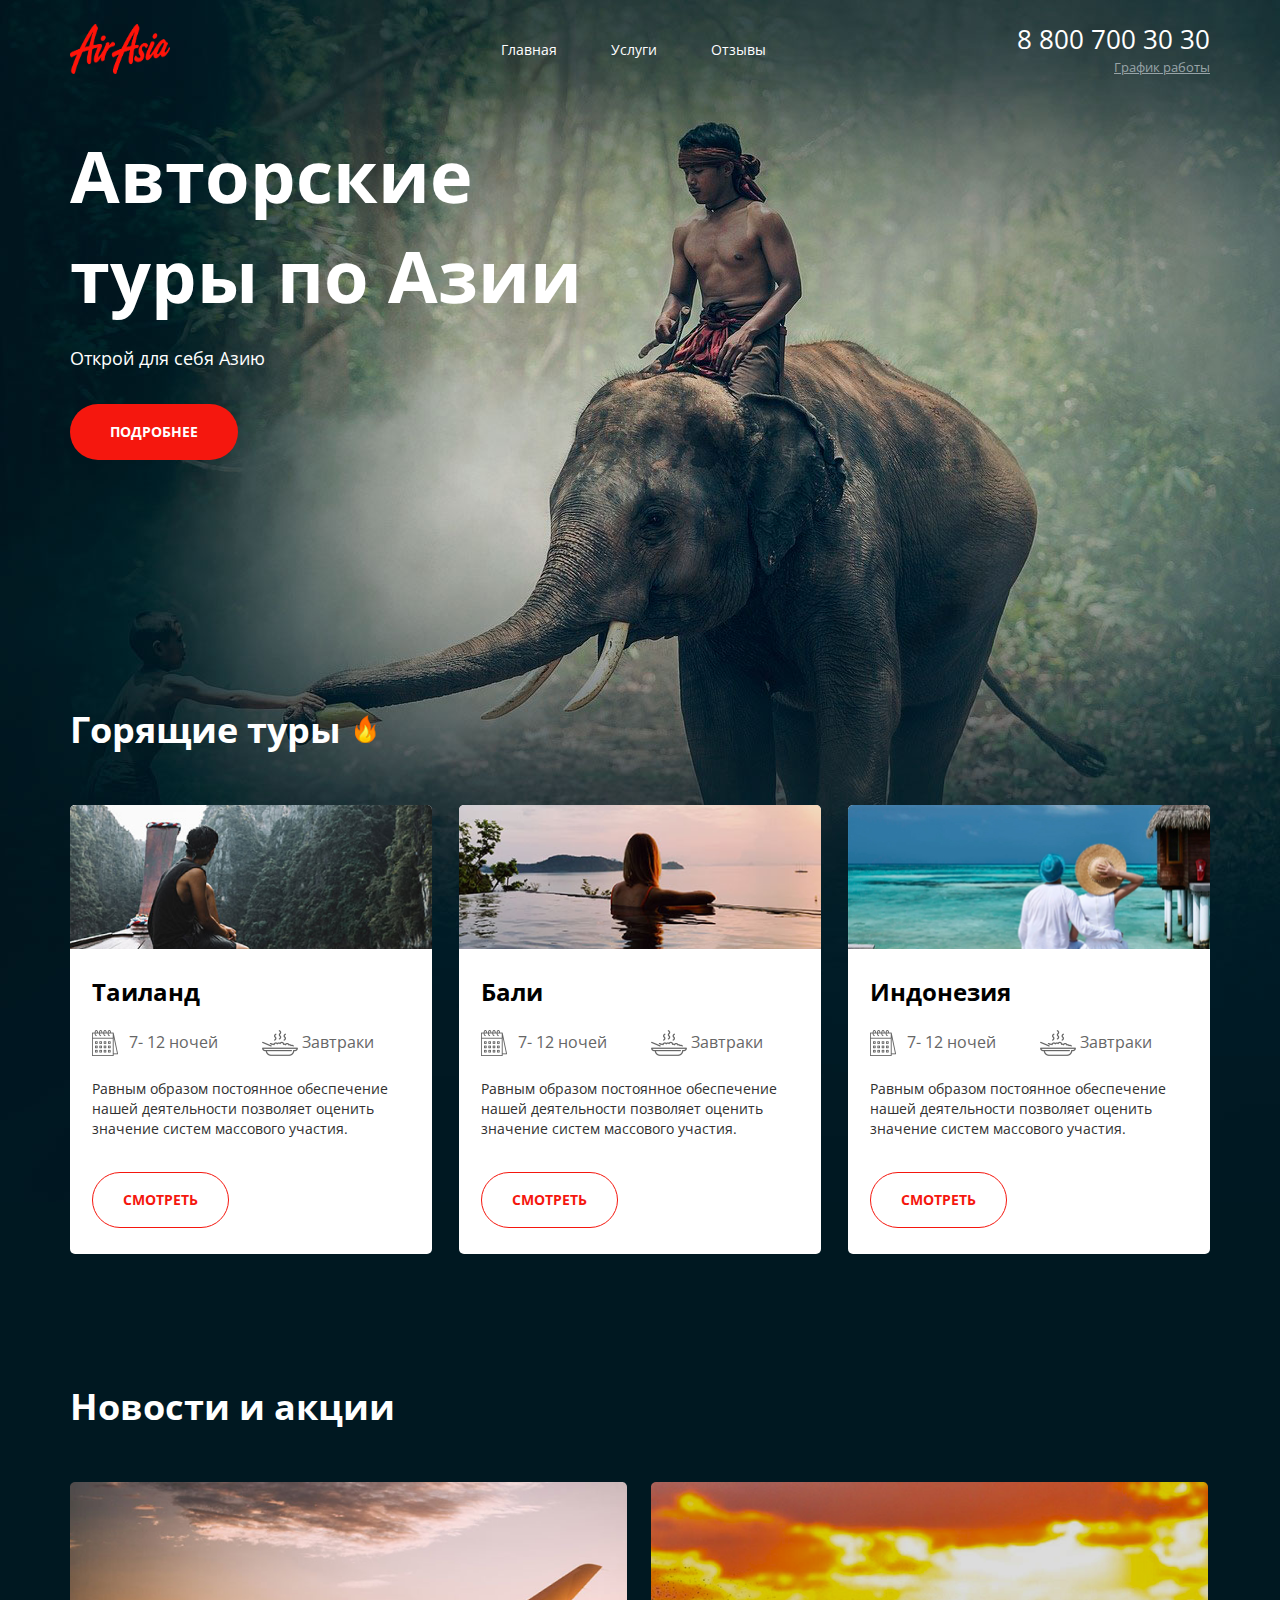
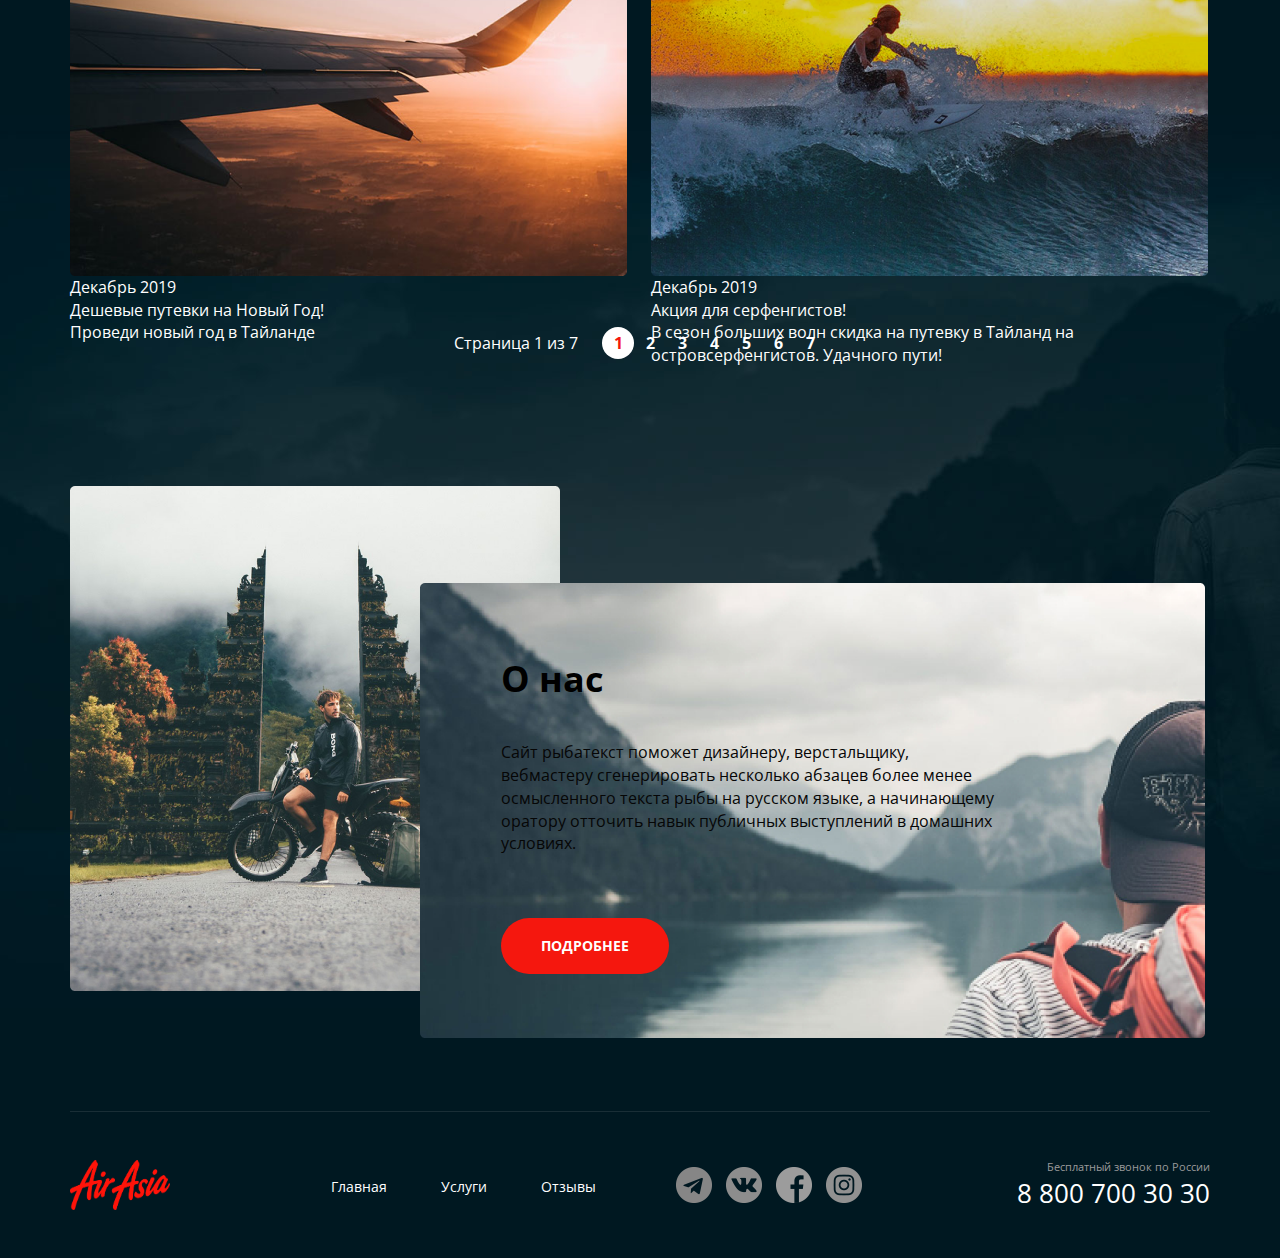
<file: Tour/inner/index.html>
<!DOCTYPE html>
<html lang="en">
    <head>
        <meta charset="UTF-8">
        <link href="https://fonts.googleapis.com/css2?family=Open+Sans:wght@400;700&display=swap" rel="stylesheet">
        <link rel="stylesheet" href="./main.css">
    </head>
    <body>
        <div class="wrapper main-page-wrapper">
            <section class = "hero">
                <div class="container">
                    <header class="header">
                        <a href="/" class="logo">
                            <img src="../logos/logo.png" alt="Air Asia logo" class="logo__img" width="100" height="50">
                        </a>
                        <nav class="menu">
                            <ul class="menu__list">
                                <li class="menu__item"><a href="./index.html" class="menu__link">Главная</a></li>
                                <li class="menu__item"><a href="./page2.html" class="menu__link">Услуги</a></li>
                                <li class="menu__item"><a href="#" class="menu__link">Отзывы</a></li>
                            </ul>
                        </nav>
                        <address class="contacts">
                            <a href="tel:+78007003030" class="contacts__phone">8 800 700 30 30</a>
                            <div class="contacts__dropdown-title">График работы</div>
                        </address>
                    </header>
                    <div class="hero__content">
                        <div class="hero__text-section">
                            <h1 class="hero__title">Авторские туры по Азии</h1>
                            <h4 class="hero__subtitle">Открой для себя Азию</h4>
                            <a href="#" class="btn">Подробнее</a>
                        </div>
                    </div>
                </div>
            </section>
            <section class="section">
                <div class="container">
                    <h2 class="section__title">Горящие туры</h2>
                    <img src = "../logos/flame.png" alt = "FIRE!!!" class="flame_img">
                    <ul class="offers">
                        <li class="offers__item">
                            <div class="offers__header">
                                <img src = "../img/river.png" alt="River" class="river_img">
                            </div>
                            <div class="offers__content">
                                <h3 class="offers__title">Таиланд</h3>
                                <div class="offers__included">
                                    <div class="offers__included-desc">
                                        <img src = "../logos/calendar.png" alt = "Calendar" class="offers__included-data">
                                        <div class="offers__included-data">7- 12 ночей</div>
                                    </div>
                                    <div class="offers__included-desc">
                                        <img src = "../logos/meal.png" alt = "Meal" class="offers__included-meal">
                                        <div class="offers__included-meal">Завтраки</div>
                                    </div>
                                </div>
                                <div class="offers__desc">Равным образом постоянное обеспечение нашей деятельности позволяет оценить значение систем массового участия.</div>
                                <a href="#" class="btn btn--background--white">Смотреть</a>
                            </div>
                        </li>
                        <li class="offers__item">
                            <div class="offers__header">
                                <img src = "../img/pool.png" alt="Pool" class="pool_img">
                            </div>
                            <div class="offers__content">
                                <h3 class="offers__title">Бали</h3>
                                <div class="offers__included">
                                    <div class="offers__included-desc">
                                        <img src = "../logos/calendar.png" alt = "Calendar" class="offers__included-data">
                                        <div class="offers__included-data">7- 12 ночей</div>
                                    </div>
                                    <div class="offers__included-desc">
                                        <img src = "../logos/meal.png" alt = "Meal" class="offers__included-meal">
                                        <div class="offers__included-meal">Завтраки</div>
                                    </div>
                                </div>
                                <div class="offers__desc">Равным образом постоянное обеспечение нашей деятельности позволяет оценить значение систем массового участия.</div>
                                <a href="#" class="btn btn--background--white">Смотреть</a>
                            </div>
                        </li>
                        <li class="offers__item">
                            <div class="offers__header">
                                <img src = "../img/ocean.png" alt="Ocean" class="ocean_img">
                            </div>
                            <div class="offers__content">
                                <h3 class="offers__title">Индонезия</h3>
                                <div class="offers__included">
                                    <div class="offers__included-desc">
                                        <img src = "../logos/calendar.png" alt = "Calendar" class="offers__included-data">
                                        <div class="offers__included-data">7- 12 ночей</div>
                                    </div>
                                    <div class="offers__included-desc">
                                        <img src = "../logos/meal.png" alt = "Meal" class="offers__included-meal">
                                        <div class="offers__included-meal">Завтраки</div>
                                    </div>
                                </div>
                                <div class="offers__desc">Равным образом постоянное обеспечение нашей деятельности позволяет оценить значение систем массового участия.</div>
                                <a href="#" class="btn btn--background--white">Смотреть</a>
                            </div>
                        </li>
                    </ul>
                </div>
            </section>
            <div class="section">
                <div class="container">
                    <h2 class="section__title">Новости и акции</h2>
                    <ul class="news">
                        <li class="news__item">
                            <img src="../img/plain.png" alt="plain" class="news__img">
                            <div class="news__text-content">
                                <div class="news__date">Декабрь 2019</div>
                                <div class="news__title">Дешевые путевки на Новый Год!</div>
                                <div class="news__desc">Проведи новый год в Тайланде</div>
                            </div>
                        </li>
                        <li class="news__item">
                            <img src="../img/Surfer.png" alt="Surfe" class="news__img">
                            <div class="news__text-content">
                                <time class="news__date">Декабрь 2019</time>
                                <div class="news__title">Акция для серфенгистов!</div>
                                <div class="news__desc">В сезон больших волн скидка на путевку в Тайланд на островсерфенгистов. Удачного пути!</div>
                            </div>
                        </li>
                    </ul>
                    <div class="pager">
                        <div class="pager__display">Страница 1 из 7</div>
                        <ul class="pager__list">
                            <li class="pager__item pager__item--active"><a href="#" class="pager__link">1</a></li>
                            <li class="pager__item"><a href="#" class="pager__link">2</a></li>
                            <li class="pager__item"><a href="#" class="pager__link">3</a></li>
                            <li class="pager__item"><a href="#" class="pager__link">4</a></li>
                            <li class="pager__item"><a href="#" class="pager__link">5</a></li>
                            <li class="pager__item"><a href="#" class="pager__link">6</a></li>
                            <li class="pager__item"><a href="#" class="pager__link">7</a></li>
                        </ul>
                    </div>
                </div>
            </div>
            <section class="section section-down">
                <div class="container">
                    <div class="about">
                        <div class="about__desc">
                            <h2 class="about__title">О нас</h2>
                            <div class="about__desc-text">
                                <p>
                                    Сайт рыбатекст поможет дизайнеру, верстальщику, вебмастеру сгенерировать несколько абзацев более менее осмысленного текста рыбы на русском языке, а начинающему оратору отточить навык публичных выступлений в домашних условиях. 
                                </p>
                            </div>
                            <a href="#" class="btn">Подробнее</a>
                        </div>
                    </div>
                </div>
            </section>
            <footer class="footer-container">
                <div class="container footer-container__content">
                    <div class="footer">
                        <a href="/" class="logo logo-down">
                            <img src="../logos/logo.png" alt="Air Asia logo" class="logo__img"  width="100" height="50">
                        </a>
                        <nav class="menu menu-down">
                            <ul class="menu__list">
                                <li class="menu__item"><a href="./index.html" class="menu__link">Главная</a></li>
                                <li class="menu__item"><a href="./page2.html" class="menu__link">Услуги</a></li>
                                <li class="menu__item"><a href="#" class="menu__link">Отзывы</a></li>
                            </ul>
                        </nav>
                        <ul class="socials">
                            <li class="socials__item socials__item--icon--telega">
                                <a href="" class="socials__link"></a>
                            </li>
                            <li class="socials__item socials__item--icon--vk">
                                <a href="" class="socials__link"></a>
                            </li>
                            <li class="socials__item socials__item--icon--facebook">
                                <a href="" class="socials__link"></a>
                            </li>
                            <li class="socials__item socials__item--icon--insta">
                                <a href="" class="socials__link"></a>
                            </li>
                        </ul>
                        <address class="contacts contacts-down">
                            <div class="contacts__desc">Бесплатный звонок по России</div>
                            <a href="tel:+78007003030" class="contacts__phone">8 800 700 30 30</a>
                        </address>
                    </div>
                </div>
            </footer>
        </div>
    </body>
</html>
</file>
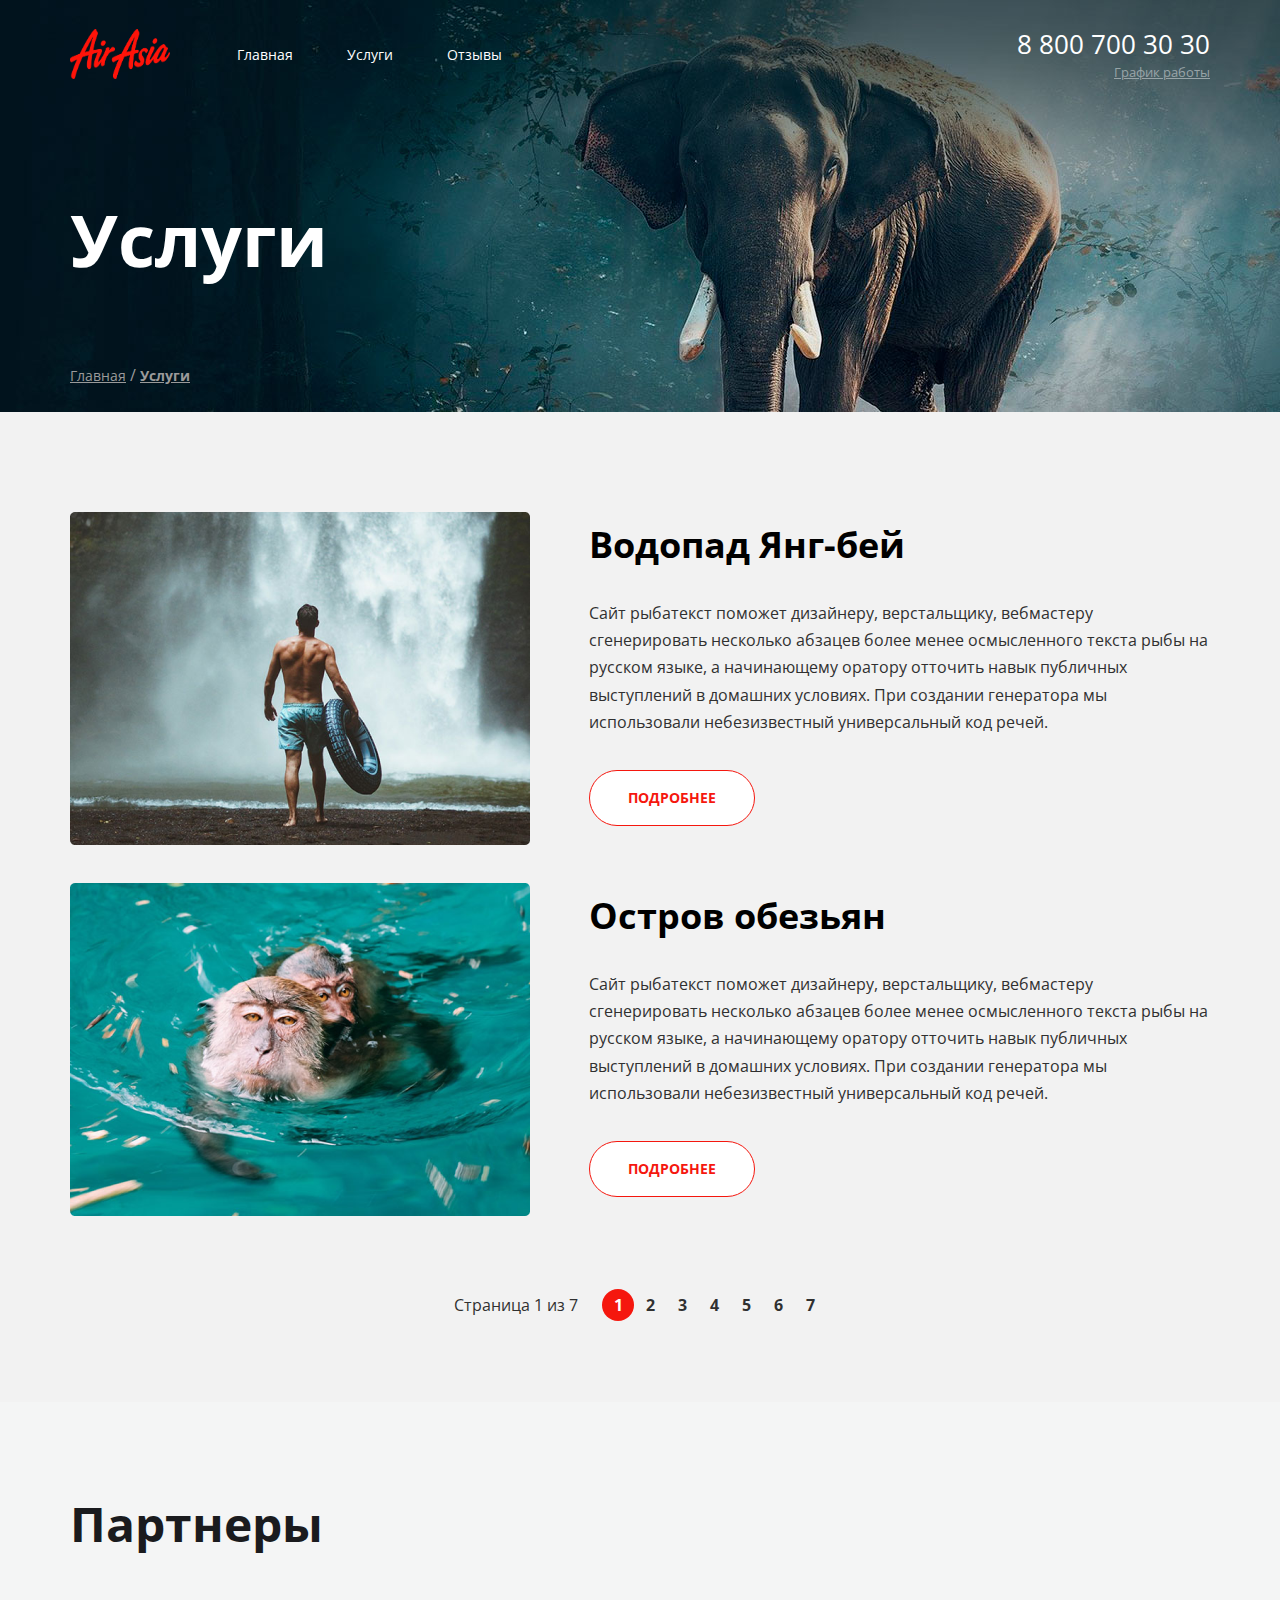
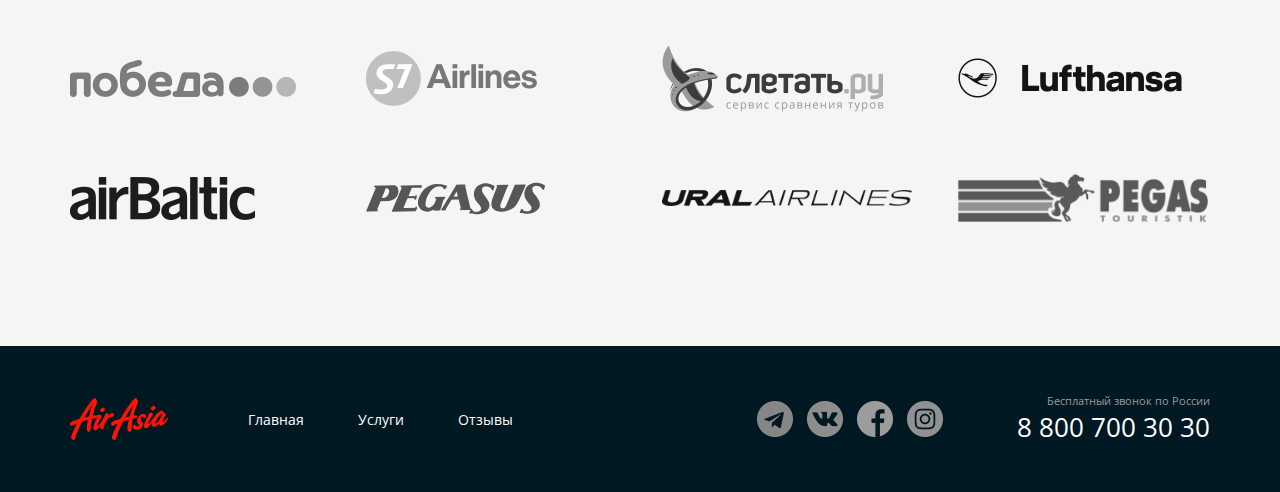
<file: Tour/inner/page2.html>
<!DOCTYPE html>
<html lang="en">
    <head>
        <meta charset="UTF-8">
        <meta content="width=1200">
        <link href="https://fonts.googleapis.com/css2?family=Open+Sans:wght@400;700&display=swap" rel="stylesheet">
        <link rel="stylesheet" href="./main.css">
        <title>Услуги</title>
    </head>
    <body>
        <div class="wrapper">
            <section class="top-line">
                <div class="container top-line__container">
                    <header class="header top-line__header">
                        <div class="header__col">
                            <a href="/" class="logo logo-top-line">
                                <img src="../logos/logo.png" alt="Air Asia logo" class="logo__img logo__img-service"   width="100" height="50">
                            </a>
                            <nav class="menu">
                                <ul class="menu__list">
                                    <li class="menu__item"><a href="./index.html" class="menu__link">Главная</a></li>
                                    <li class="menu__item"><a href="./page2.html" class="menu__link">Услуги</a></li>
                                    <li class="menu__item"><a href="#" class="menu__link">Отзывы</a></li>
                                </ul>
                            </nav>
                        </div>
                        <div class="header__col header__col--align--right">
                            <address class="contacts">
                                <a href="tel:+78007003030" class="contacts__phone">8 800 700 30 30</a>
                                <div class="contacts__dropdown-title">График работы</div>
                            </address>
                        </div>
                    </header>
                    <h1 class="page__title">Услуги</h1>
                    <nav class="breadcrumbs">
                        <ul class="breadcrumbs__list">
                            <li class="breadcrumbs__item">
                                <a href="./index.html" class="breadcrumbs__link">Главная</a>
                            </li>
                            <li class="breadcrumbs__item breadcrumbs__item--active">
                                <a href="./index.html" class="breadcrumbs__link">Услуги</a>
                            </li>
                        </ul>
                    </nav>
                </div>
            </section>
            <main class="page-content">
                <div class="container">
                    <ul class="services">
                        <li class="services__item service">
                            <div class="service__img">
                                <img src="../img/waterfall.png" class="service__img-elem" alt = "waterfall">
                            </div>
                            <div class="service__content">
                                <h2 class="service__title">Водопад Янг-бей</h2>
                                <div class="service__desc">
                                    <p>Сайт рыбатекст поможет дизайнеру, верстальщику, вебмастеру сгенерировать несколько абзацев более менее осмысленного текста рыбы на русском языке, а начинающему оратору отточить навык публичных выступлений в домашних условиях. При создании генератора мы использовали небезизвестный универсальный код речей. </p>
                                </div>
                                <a href="#" class="btn btn--background--white service-btn">Подробнее</a>
                            </div>
                        </li>
                        <li class="services__item service">
                            <div class="service__img">
                                <img src="../img/monkeys.png" class="service__img-elem" alt = "monkeys">
                            </div>
                            <div class="service__content">
                                <h2 class="service__title">Остров обезьян</h2>
                                <div class="service__desc">
                                    <p>Сайт рыбатекст поможет дизайнеру, верстальщику, вебмастеру сгенерировать несколько абзацев более менее осмысленного текста рыбы на русском языке, а начинающему оратору отточить навык публичных выступлений в домашних условиях. При создании генератора мы использовали небезизвестный универсальный код речей. </p>
                                </div>
                                <a href="#" class="btn btn--background--white service-btn">Подробнее</a>
                            </div>
                        </li>
                    </ul>
                    <div class="pager pager--theme--light">
                        <div class="pager__display">Страница 1 из 7</div>
                        <ul class="pager__list">
                            <li class="pager__item pager__item--active"><a href="#" class="pager__link">1</a></li>
                            <li class="pager__item"><a href="#" class="pager__link">2</a></li>
                            <li class="pager__item"><a href="#" class="pager__link">3</a></li>
                            <li class="pager__item"><a href="#" class="pager__link">4</a></li>
                            <li class="pager__item"><a href="#" class="pager__link">5</a></li>
                            <li class="pager__item"><a href="#" class="pager__link">6</a></li>
                            <li class="pager__item"><a href="#" class="pager__link">7</a></li>
                        </ul>
                    </div>
                </div>
            </main>
            <section class="inner-section inner-section--bg--grey">
                <div class="container">
                    <h2 class="inner-section__title">Партнеры</h2>
                    <ul class="partners">
                        <li class="partners__item">
                            <a href="#" class="partners__link">
                                <img src="../logos/pobeda.png" alt="pobeda">
                            </a>
                        </li>
                        <li class="partners__item">
                            <a href="#" class="partners__link">
                                <img src="../logos/s7.png" alt="s7">
                            </a>
                        </li>
                        <li class="partners__item">
                            <a href="#" class="partners__link">
                                <img src="../logos/lets-fly.png" alt="lets-fly">
                            </a>
                        </li>
                        <li class="partners__item">
                            <a href="#" class="partners__link">
                                <img src="../logos/lufthansa.png" alt="lufthansa">
                            </a>
                        </li>
                        <li class="partners__item">
                            <a href="#" class="partners__link">
                                <img src="../logos/airbaltic.png" alt="airbaltic">
                            </a>
                        </li>
                        <li class="partners__item">
                            <a href="#" class="partners__link">
                                <img src="../logos/pegasus.png" alt="pegasus">
                            </a>
                        </li>
                        <li class="partners__item">
                            <a href="#" class="partners__link">
                                <img src="../logos/ural.png" alt="ural">
                            </a>
                        </li>
                        <li class="partners__item">
                            <a href="#" class="partners__link">
                                <img src="../logos/pegas.png" alt="pegas">
                            </a>
                        </li>
                    </ul>
                </div>
            </section>
            <footer class="inner-footer">
                <div class="container">
                    <div class="footer">
                        <div class="footer__col">
                            <a href="/" class="logo logo-down">
                                <img src="../logos/logo.png" alt="Air Asia logo" class="logo__img logo_img-service ">
                            </a>
                            <nav class="menu menu-down">
                                <ul class="menu__list">
                                    <li class="menu__item"><a href="./index.html" class="menu__link">Главная</a></li>
                                    <li class="menu__item"><a href="./page2.html" class="menu__link">Услуги</a></li>
                                    <li class="menu__item"><a href="#" class="menu__link">Отзывы</a></li>
                                </ul>
                            </nav>
                        </div>
                        <div class="footer__col footer__col--align--right">
                            <ul class="socials">
                                <li class="socials__item socials__item--icon--telega">
                                    <a href="" class="socials__link"></a>
                                </li>
                                <li class="socials__item socials__item--icon--vk">
                                    <a href="" class="socials__link"></a>
                                </li>
                                <li class="socials__item socials__item--icon--facebook">
                                    <a href="" class="socials__link"></a>
                                </li>
                                <li class="socials__item socials__item--icon--insta">
                                    <a href="" class="socials__link"></a>
                                </li>
                            </ul>
                            <address class="contacts contacts-down">
                                <div class="contacts__desc">Бесплатный звонок по России</div>
                                <a href="tel:+78007003030" class="contacts__phone">8 800 700 30 30</a>
                            </address>
                        </div>
                    </div>
                </div>
            </footer>
        </div>
    </body>
</html>
</file>
<file: Tour/inner/main.css>
@import url('./body.css');
@import url('./normalize.css');
@import url('./footer.css');
@import url('./header.css');
@import url('./logo.css');
@import url('./about.css');
@import url('./breadcrumbs.css');
@import url('./btn.css');
@import url('./news.css');
@import url('./offers.css');
@import url('./pager.css');
@import url('./partners.css');
@import url('./section.css');
@import url('./service.css');
@import url('./socials.css');
</file>
